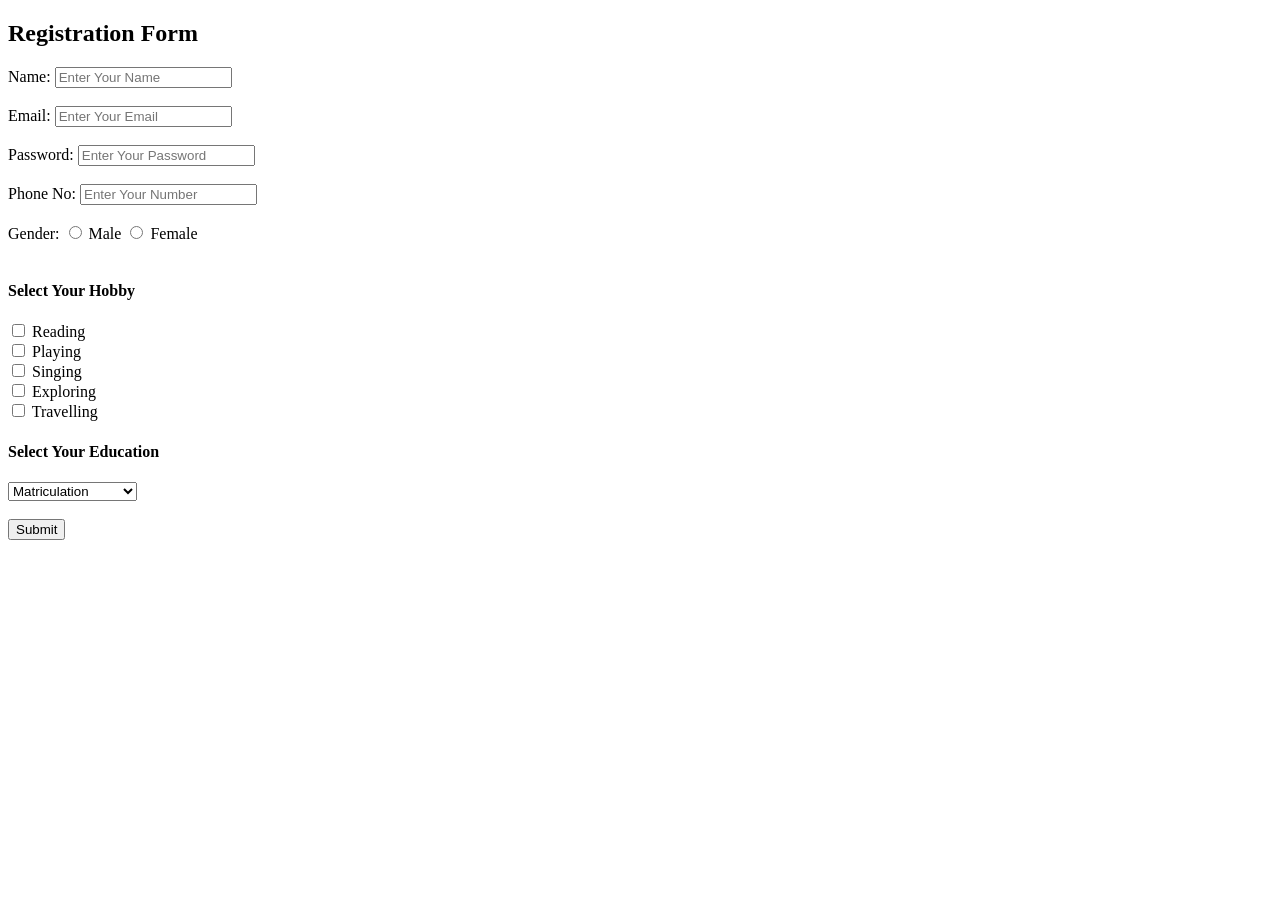
<file: index.html>
<!DOCTYPE html>
<html lang="en">

<head>
    <meta charset="UTF-8">
    <meta name="viewport" content="width=device-width, initial-scale=1.0">
    <title>Registration Form</title>
</head>

<body>
    <form action="" method="post" onsubmit="return validateForm()">
        <h2>Registration Form</h2>
        Name: <input type="text" id="name" placeholder="Enter Your Name" ><br><br>
        Email: <input type="email" id="email" placeholder="Enter Your Email" ><br><br>
        Password:
        <input type="password" id="password" placeholder="Enter Your Password" ><br><br>
        Phone No: <input type="tel" id="number" placeholder="Enter Your Number"><br><br>
        Gender:
        <input type="radio" name="gender" id="male" value="male">
        <label for="male">Male</label>
        <input type="radio" name="gender" id="female" value="female">
        <label for="female">Female</label><br><br>
        <h4>Select Your Hobby</h4><input type="checkbox" name="hobby" id="reading" value="reading">
        <label for="reading">Reading</label><br>
        <input type="checkbox" name="hobby" id="playing" value="playing">
        <label for="playing">Playing</label><br>
        <input type="checkbox" name="hobby" id="singing" value="singing">
        <label for="singing">Singing</label><br>
        <input type="checkbox" name="hobby" id="exploring" value="exploring">
        <label for="exploring">Exploring</label><br>
        <input type="checkbox" name="hobby" id="travelling" value="travelling">
        <label for="travelling">Travelling</label><br>

        <h4>Select Your Education</h4>
        <select name="qualification">
            <option value="Matriculation">Matriculation</option>
            <option value="Higher Secondary">Higher Secondary</option>
            <option value="Graduate">Graduate</option>
            <option value="Post Graduate">Post Graduate</option>
            <option value="Doctorate">Doctorate</option>
        </select><br><br>
        <button>Submit</button>
    </form>
    <script>
        function validateForm() {
            let name = document.getElementById("name").value;
            let email = document.getElementById("email").value;
            let password = document.getElementById("password").value;
            let number = document.getElementById("number").value;
            if(name ==""){
                alert("Please Enter Your Name");
                return false;
            }
            if(email ==""){
                alert("Please Enter Your Email");
                return false;
            }
            if(password ==""){
                alert("Please Enter Your Password");
                return false;
            }
            if(number ==""){
                alert("Please Enter Your Number");
                return false;
            }
            if(password.length<8){
                alert("Password Must Be At Least 8 Characters Long");
                return false;
            }
            alert("Form Submitted Successfully");
            return true;
        }
    </script>
</body>

</html>
</file>
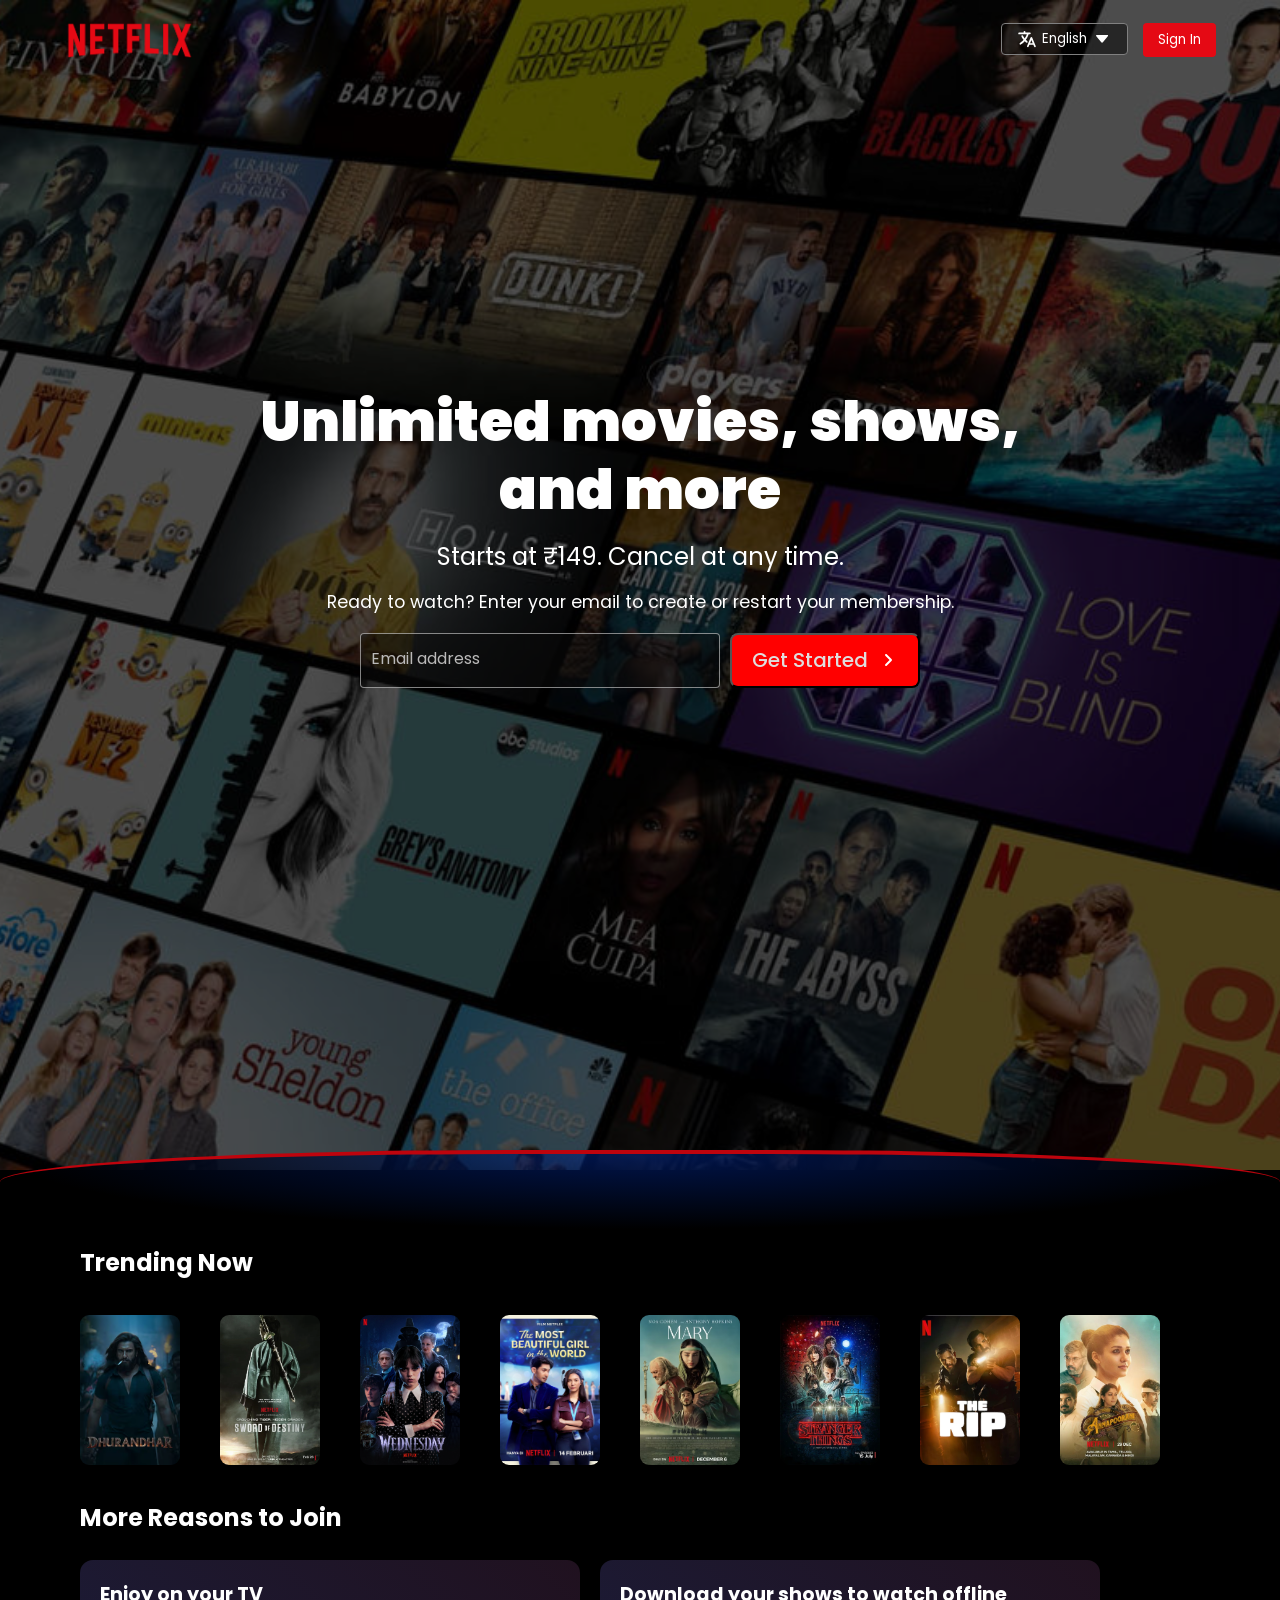
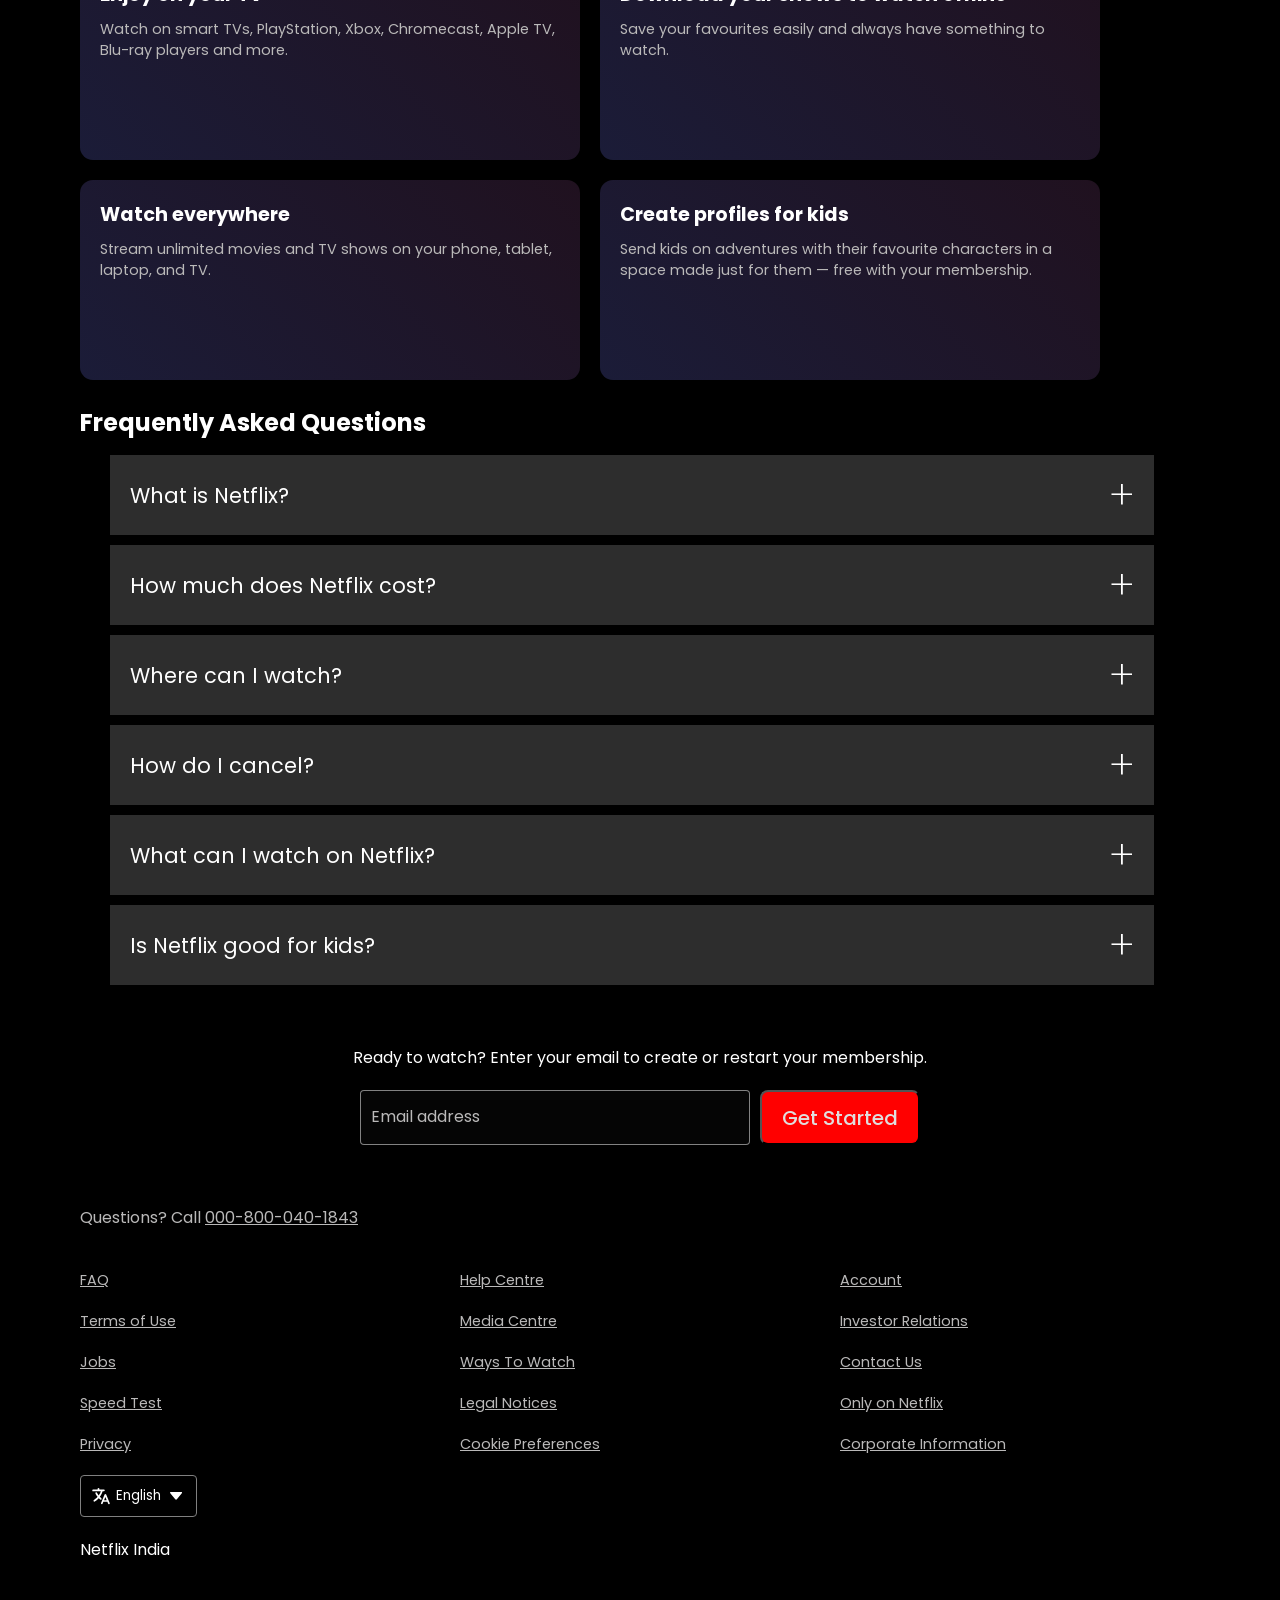
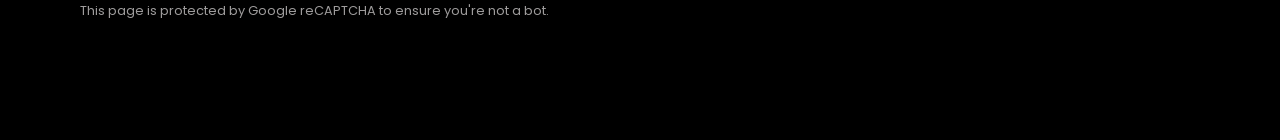
<file: netflix clone/index.html>
<!DOCTYPE html>
<html lang="en">

<head>
    <meta charset="UTF-8">
    <meta name="viewport" content="width=device-width, initial-scale=1.0">
    <title>Netflix </title>
    <link rel="stylesheet" href="style.css">
</head>

<body>
    <div class="main">
        <nav>
            <img src="Logo.png" alt="logo">
            <ul>
                <li><button class="lang"> <img src="langIcon.svg" alt=""> English <img src="dropdown.svg"></button>
                </li>
                <li><button class="signIn">Sign In</button></li>
            </ul>
        </nav>
        <div class="box">
        </div>
        <div class="title">
            <h1 class="titlename">Unlimited movies, shows, and more </h1>
            <p class="label">Starts at ₹149. Cancel at any time.</p>
            <p class="label2">Ready to watch? Enter your email to create or restart your membership.</p>
            <div class="email">
                <input type="email" placeholder="Email address">
                <button>Get Started <img class="arrow" src="arrow.svg"></button>
            </div>
        </div>
    </div>
    <div class="divider"></div>
    <div class="trending">
        <h2>Trending Now</h2>
    </div>
    <div class="movies">
        <div class="card card1"></div>
        <div class="card card2"></div>
        <div class="card card3"></div>
        <div class="card card4"></div>
        <div class="card card5"></div>
        <div class="card card6"></div>
        <div class="card card7"></div>
        <div class="card card8"></div>
        <div class="card card9"></div>
        <div class="card card10"></div>
    </div>

    <div class="reason">
        <h2 class="exHeading">More Reasons to Join</h2>
        <div class="reasonCards">
            <div class="reasonCard">
                <div class="head">Enjoy on your TV</div>
                <div class="content">Watch on smart TVs, PlayStation, Xbox, Chromecast, Apple TV, Blu-ray players and
                    more.</div>

            </div>
            <div class="reasonCard">
                <div class="head">Download your shows to watch offline</div>
                <div class="content">Save your favourites easily and always have something to watch.</div>
            </div>
            <div class="reasonCard">
                <div class="head">Watch everywhere</div>
                <div class="content">Stream unlimited movies and TV shows on your phone, tablet, laptop, and TV.</div>
            </div>
            <div class="reasonCard">
                <div class="head">Create profiles for kids</div>
                <div class="content">Send kids on adventures with their favourite characters in a space made just for
                    them — free with your
                    membership.</div>
            </div>
        </div>
    </div>

    <div class="faq">
        <h2 class="exHeading">Frequently Asked Questions</h2>
        <div class="faqCards">
            <div class="faqCard">
                <div class="head"><span>What is Netflix?</span> <span class="plus">+</span> </div>
                <div class="head"> <span>How much does Netflix cost?</span> <span class="plus">+</span> </div>
                <div class="head"><span>Where can I watch?</span> <span class="plus">+</span> </div>
                <div class="head"><span>How do I cancel?</span> <span class="plus">+</span> </div>
                <div class="head"><span>What can I watch on Netflix?</span> <span class="plus">+</span> </div>
                <div class="head"><span>Is Netflix good for kids?</span> <span class="plus">+</span> </div>

            </div>

            <div class="emailStart">
                <p class="label2">Ready to watch? Enter your email to create or restart your membership.</p>
                <div class="email">
                    <input type="email" placeholder="Email address">
                    <button>Get Started</button>
                </div>
            </div>

            <footer>

                <div class="footer">
                    <p>
                        <span>Questions? Call </span>
                        <span class="number"> <a href="tel:000-800-040-1843">000-800-040-1843</a> </span>
                    </p>
                    <div class="footerLinks">
                        <li><a href="#">FAQ</a></li>
                        <li><a href="#">Help Centre</a></li>
                        <li><a href="#">Account</a></li>
                        <li><a href="#">Terms of Use</a></li>
                        <li><a href="#">Media Centre</a></li>
                        <li><a href="#">Investor Relations</a></li>
                        <li><a href="#">Jobs</a></li>
                        <li><a href="#">Ways To Watch</a></li>
                        <li><a href="#">Contact Us</a></li>
                        <li><a href="#">Speed Test</a></li>
                        <li><a href="#">Legal Notices</a></li>
                        <li><a href="#">Only on Netflix</a></li>
                        <li><a href="#">Privacy</a></li>
                        <li><a href="#">Cookie Preferences</a></li>
                        <li><a href="#">Corporate Information</a></li>
                    </div>

                    <div class="langbtn">
                        <button class="lang"> <img src="langIcon.svg" alt=""> English <img
                                    src="dropdown.svg"></button>
                    </div>
                    <div class="name">
                        Netflix India
                    </div>
                    <div class="disclaimer">
                        <p>This page is protected by Google reCAPTCHA to ensure you're not a bot.</p>
                    </div>
                </div>
            </footer>

</body>

</html>
</file>
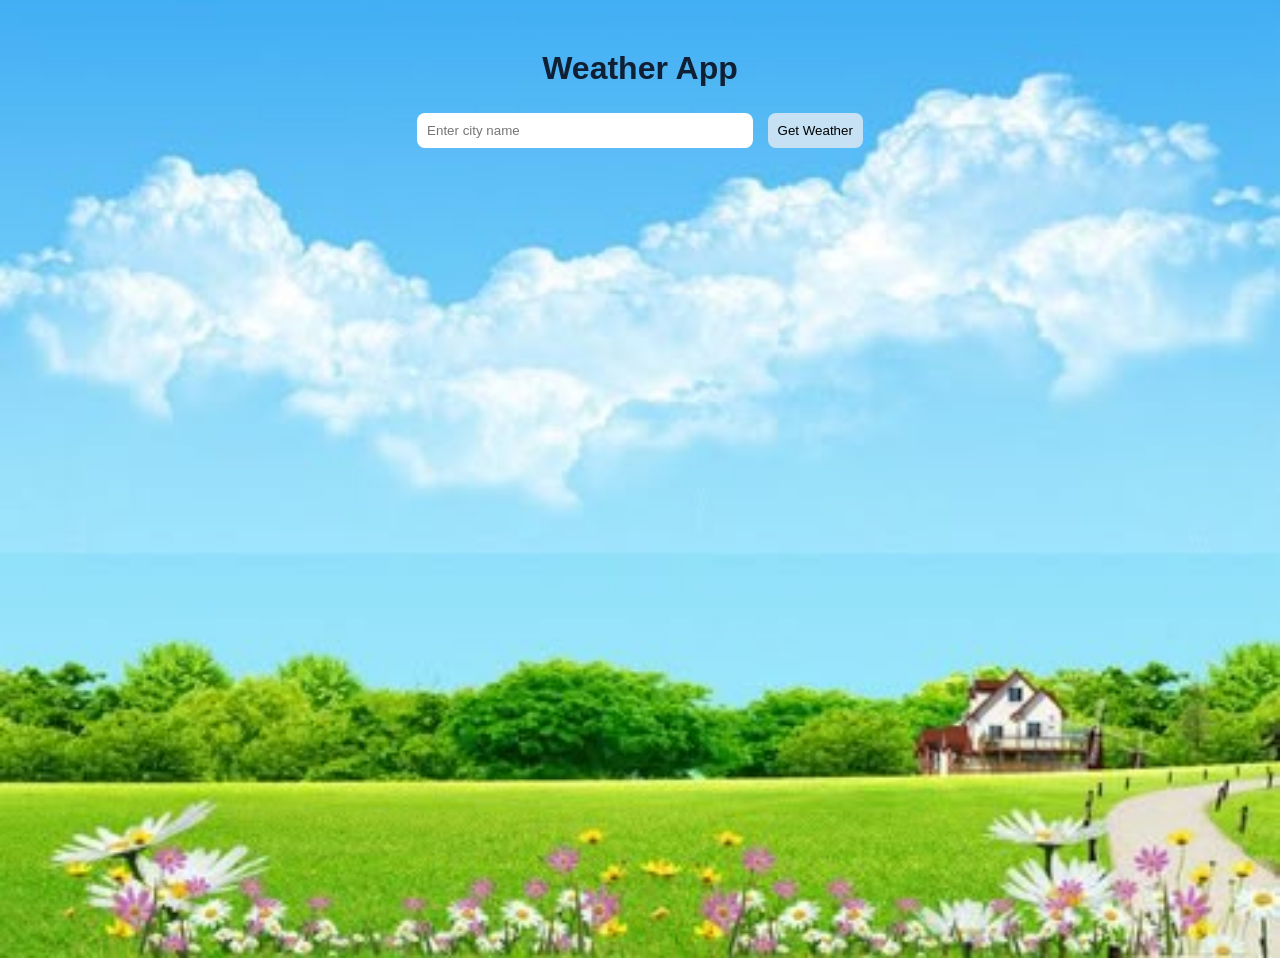
<file: weather/index.html>
<!DOCTYPE html>
<html lang="en">

<head>
    <meta charset="UTF-8">
    <meta name="viewport" content="width=device-width, initial-scale=1.0">
    <title>Weather App</title>
    <style>
        body {
            font-family: Arial;
            text-align: center;
            margin-top: 50px;
            background-image: url("bg.jpg");
            background-size: cover;
            background-position: bottom;
            background-repeat: no-repeat;
            height: 100vh;
        }

        .app {
            color: rgb(15, 31, 52);
            font-family: 'Segoe UI', Tahoma, Geneva, Verdana, sans-serif;
        }

        input {
            width: 25%;
        }

        button {
            cursor: pointer;
            background-color: rgb(197, 225, 243);

        }

        button:hover {
            background-color: rgb(173, 207, 233);
        }

        input,
        button {
            padding: 10px;
            margin: 5px;
            border-radius: 8px;
            border: none;
        }

        #container {
            margin-top: 20px;
            font-size: 18px;
        }

        .search {
            box-sizing: border-box;
        }
    </style>
</head>

<body>

    <div class="app">
        <h1>Weather App</h1>
        <div class="search">
            <input id="city" type="text" placeholder="Enter city name">
            <button id="btn">Get Weather</button>
        </div>

        <div id="container"></div>
    </div>
    <script>

        let cityInput = document.getElementById("city");
        let btn = document.getElementById("btn");
        let container = document.getElementById("container");

        const apiKey = "YOUR_API_KEY";
        

        btn.addEventListener("click", () => {
            let city = cityInput.value;

            container.innerHTML = "Loading...";

            fetch(`https://api.openweathermap.org/data/2.5/weather?q=${city}&appid=${apiKey}&units=metric`)
                .then(res => res.json())
                .then(data => {
                    console.log(data);
                })
                .catch(() => {
                    container.innerHTML = "Error fetching data";
                });
        });
    </script>
</body>

</html>
</file>
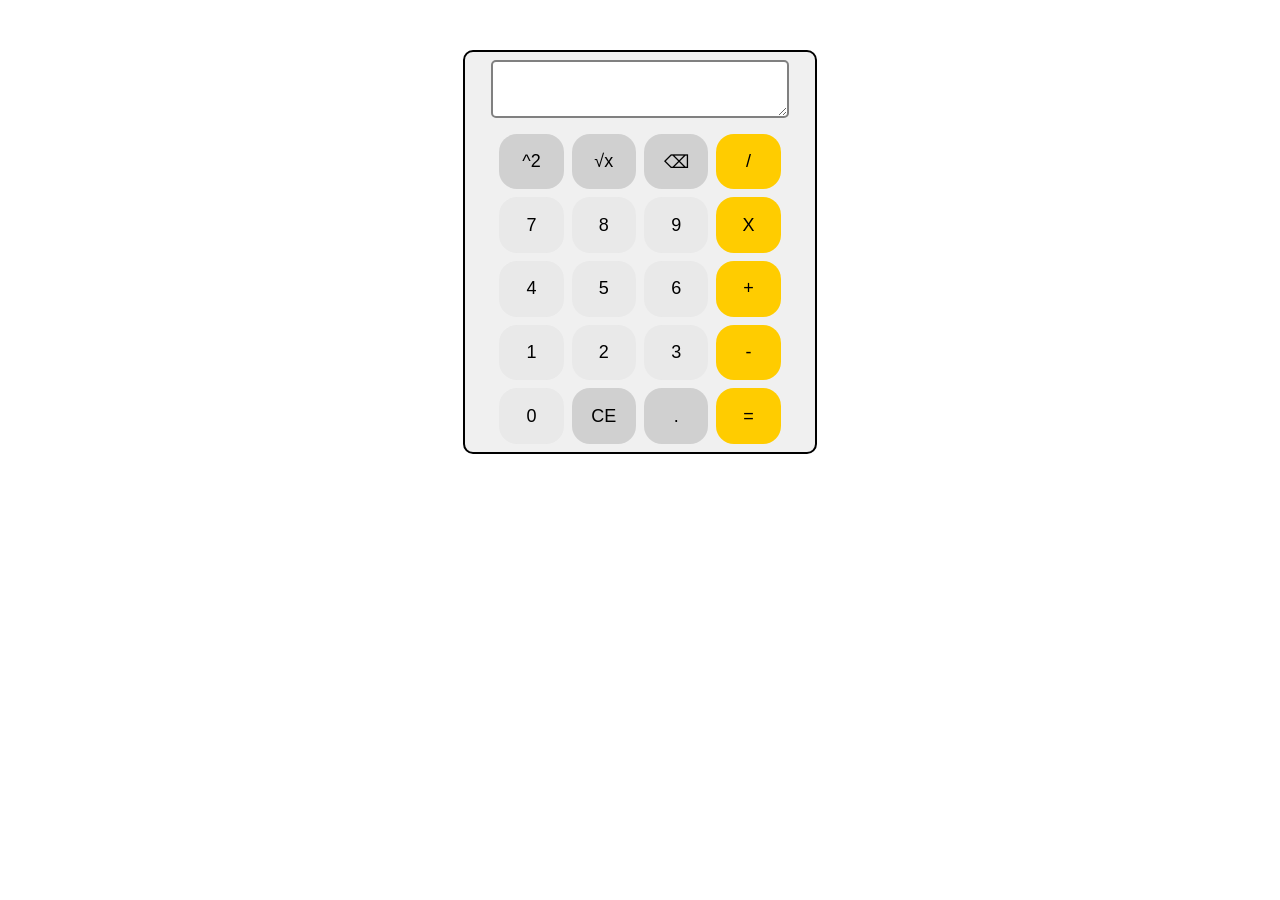
<file: calculator.html>
<!DOCTYPE html>
<html lang="en">

<head>
    <meta charset="UTF-8">
    <meta name="viewport" content="width=device-width, initial-scale=1.0">
    <title>Calculator</title>
    <style>
        body{
            font-family: Arial, sans-serif;
            
        }
        #screen{
            box-sizing: border-box;
            width: 85%;
            height: 60PX;
            margin: 8px;
            border: gray solid 2px;
            border-radius: 5px;
            font-size: 25px;
            text-align: right;
        }
        .container {
            width: 350px;
            height: 400px;
            background-color: #f0f0f0;
            margin: 50px auto;
            border: 2px solid;
            border-radius: 10px;
            display: flex;
            flex-direction: column;
            justify-content: center;
            align-items: center;
        }

        .calculator {
            width: 85%;
            height: 85%;
            box-sizing: border-box;

            display: grid;
            grid-template-columns: repeat(4, 1fr);
            grid-template-rows: repeat(5, 1fr);
            gap: 8px;
            padding: 8px;
        }

        .btn {
            width: 100%;
            height: 100%;
            font-size: 18px;
            border-radius: 18px;
            border: none;
            cursor: pointer;
        }
        .arithmetic{
            background-color: #ffcc00;
        }
        .other{
            background-color: #d0d0d0;
        }
        .number{
            background-color: #e9e9e9;
        }
        .btn:hover {
            opacity: 0.6;
        }
    </style>
</head>

<body>
    <div class="container">
        <textarea id="screen"></textarea>
        <div class="calculator">
            <button class="btn other">^2</button>
            <button class="btn other">√x</button>
            <button class="btn other">⌫</button>
            <button class="btn arithmetic">/</button>
            <button class="btn number">7</button>
            <button class="btn number">8</button>
            <button class="btn number">9</button>
            <button class="btn arithmetic">X</button>
            <button class="btn number">4</button>
            <button class="btn number">5</button>
            <button class="btn number">6</button>
            <button class="btn arithmetic">+</button>
            <button class="btn number">1</button>
            <button class="btn number">2</button>
            <button class="btn number">3</button>
            <button class="btn arithmetic">-</button>
            <button class="btn number">0</button>
            <button class="btn other">CE</button>
            <button class="btn other">.</button>
            <button class="btn arithmetic">=</button>
        </div>
    </div>
<script>
    // Calculator functionality would go here
    let screen = document.getElementById('screen');
    let buttons = document.querySelectorAll('.btn');
    buttons.forEach(button => {
        button.addEventListener('click', () => {
            let value = button.textContent;
            if (value === 'CE') {
                screen.value = '';
            } else if (value === '⌫') {
                screen.value = screen.value.slice(0, -1);
            } else if (value === '=') {
                try {
                    // Replace 'X' with '*' for multiplication
                    let expression = screen.value.replace(/X/g, '*');
                    screen.value = eval(expression);
                } catch (e) {
                    screen.value = 'Error';
                }
            } else if (value === '^2') {
                try {
                    let num = parseFloat(screen.value);
                    screen.value = num * num;
                } catch (e) {
                    screen.value = 'Error';
                }
            } else if (value === '√x') {
                try {
                    let num = parseFloat(screen.value);
                    screen.value = Math.sqrt(num);
                } catch (e) {
                    screen.value = 'Error';
                }
            } else {
                screen.value += value;
            }
        });
    });

</script>
</body>

</html>
</file>
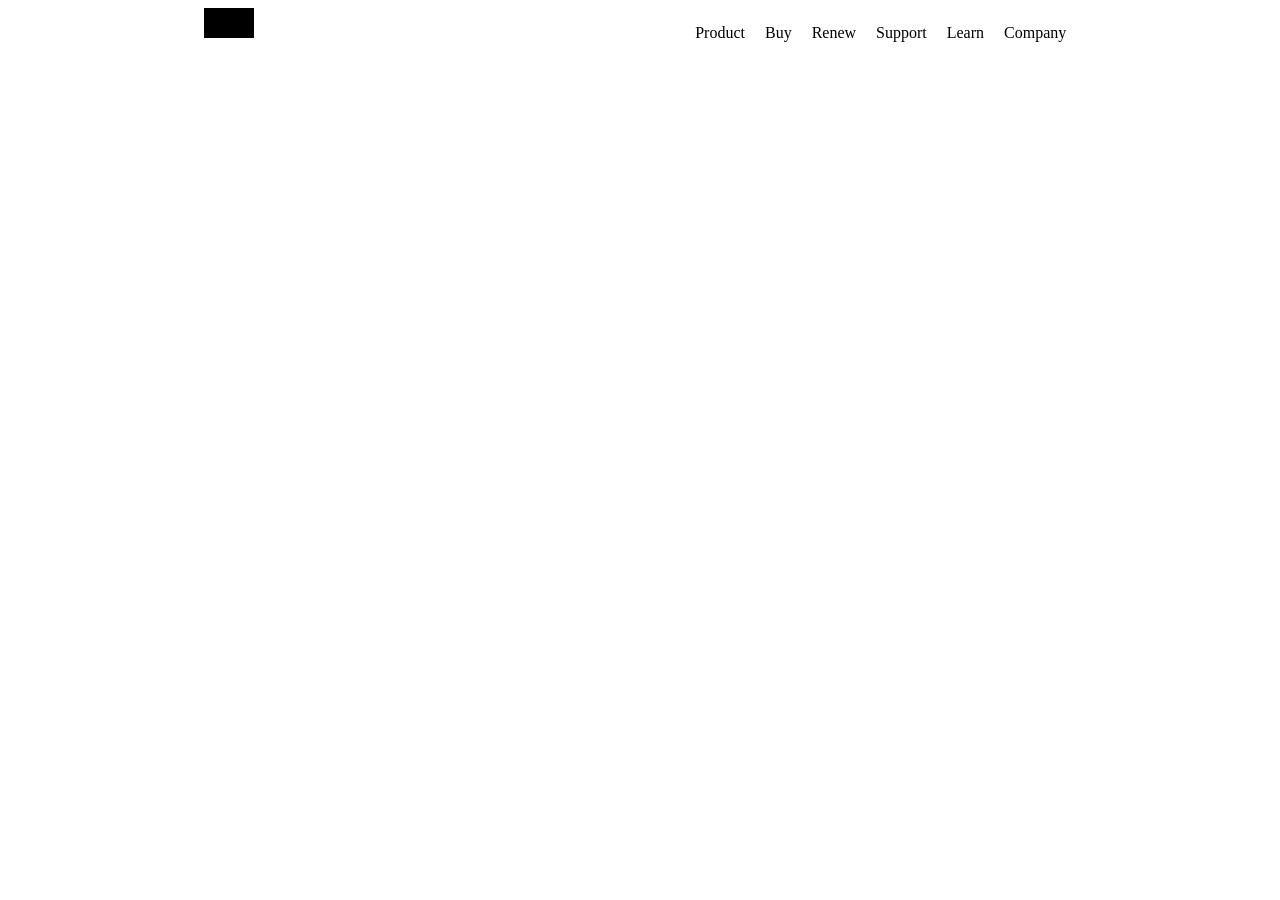
<file: navbar.html>
<!DOCTYPE html>
<html lang="en">
<head>
    <meta charset="UTF-8">
    <meta name="viewport" content="width=device-width, initial-scale=1.0">
    <title>Nav Bar</title>
    <style>
        .logo{
            height: 30px;
            width: 50px;
            background-color: black;
        }
        nav{
            display: flex;
            justify-content: space-around;
        }
        .right ul{
            display: flex;
        }
        .right ul li{
            list-style: none;
            margin: 0 10px;
        }
    </style>
</head>
<body>
    <header>
        <nav>
            <div class="logo"></div>
            <div class="right">
                <ul>
                    <li>Product</li>
                    <li>Buy</li>
                    <li>Renew</li>
                    <li>Support</li>
                    <li>Learn</li>
                    <li>Company</li>
                </ul>
            </div>
        </nav>
    </header>
</body>
</html>
</file>
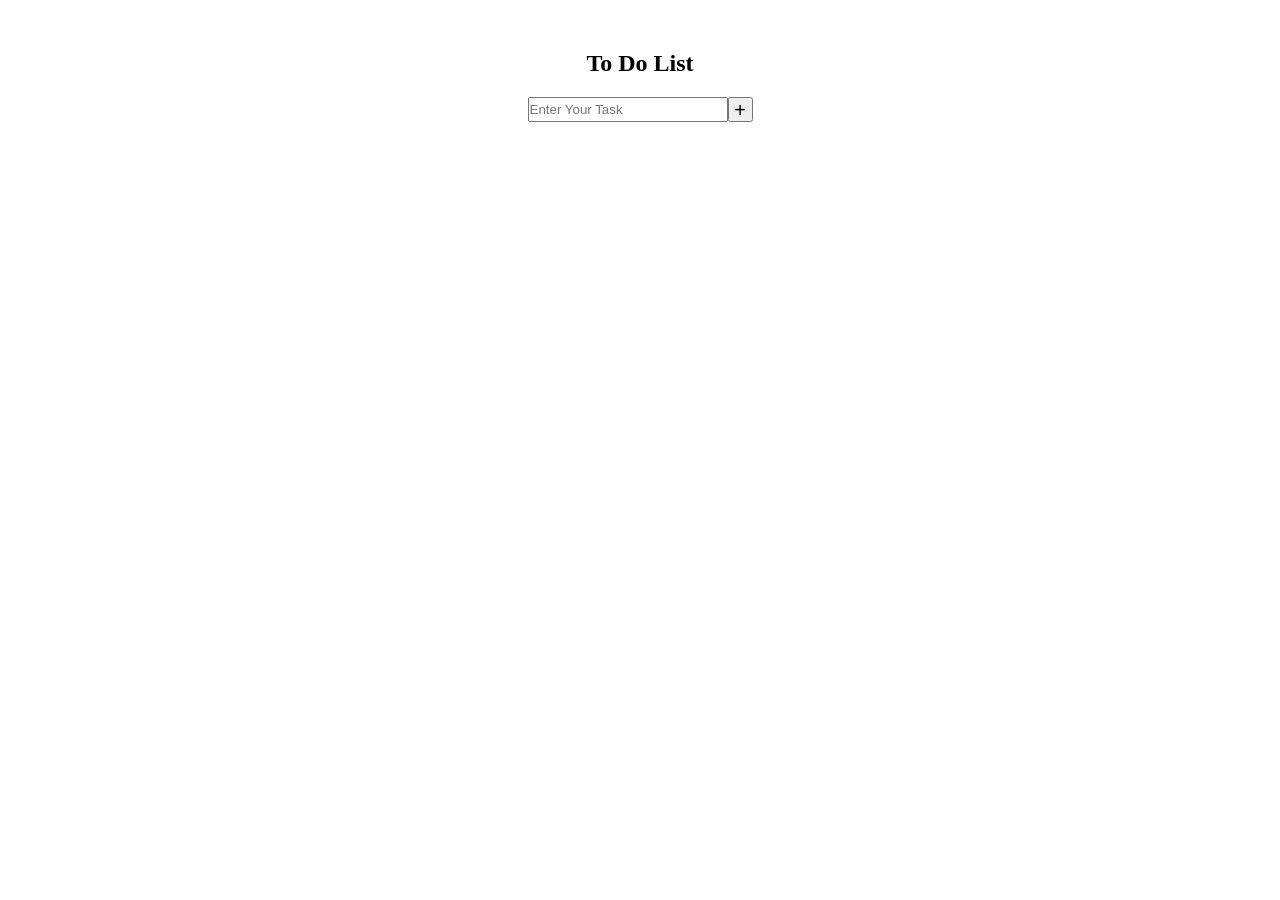
<file: toDoList.html>
<!DOCTYPE html>
<html lang="en">

<head>
    <meta charset="UTF-8">
    <meta name="viewport" content="width=device-width, initial-scale=1.0">
    <title>To Do List</title>
</head>
<style>
    body{
        text-align: center;
        margin: 50px;
    }
    #task{
        height: 25px;
        width: 200px;
    }
    #addbtn{
        height: 25px;
        width: 25px;
        font-size: 20px;
    }
    #task , #addbtn{
        box-sizing: border-box;
        padding: 0;
        vertical-align: middle;
    }
    #taskList{
        text-align: left;
        margin: 0 auto;
        width: 300px;
    }
</style>
<body>
    <div class="container">
        <h2>To Do List</h2>
        <input type="text" id="task" placeholder="Enter Your Task"><button id="addbtn">+</button><br><br>
        <div id="taskList"></div>
    </div>
</body>
<script>
    let task = document.getElementById("task");
    let addbtn = document.getElementById("addbtn");
    let taskList = document.getElementById("taskList");

    let tasks = () => {
    let taskValue = task.value;

    let newTask = document.createElement("div");

    let checkbox = document.createElement("input");
    checkbox.type = "checkbox";

    newTask.appendChild(checkbox);   
    newTask.append(" " + taskValue); 

    taskList.appendChild(newTask);

    task.value = "";
}

    addbtn.addEventListener("click", tasks);
</script>
</html>
</file>
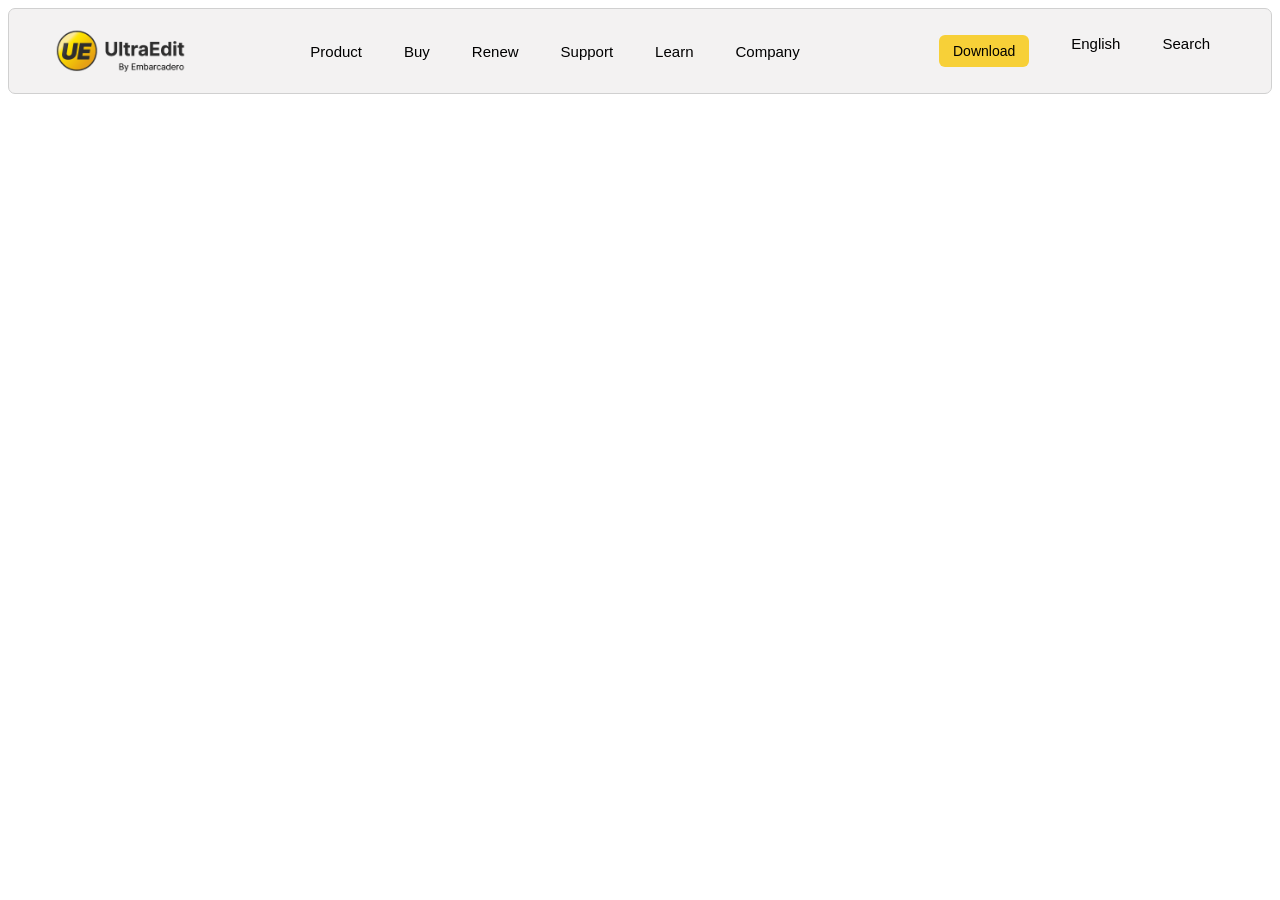
<file: navbar/navbar.html>
<!DOCTYPE html>
<html lang="en">

<head>
    <meta charset="UTF-8">
    <meta name="viewport" content="width=device-width, initial-scale=1.0">
    <title>Nav Bar</title>
    <style>
        .logo img {
            height: 56px;
            width: auto;
        }

        nav {
            display: flex;
            align-items: center;
            justify-content: space-between;
            padding: 0 40px;
            font-size: 15px;
            font-family: Verdana, Geneva, Tahoma, sans-serif;
            background-color: rgb(243, 242, 242);
            border: rgb(208, 208, 208) solid 1px;
            border-radius: 7px;
        }

        .left ul,
        .right ul {
            display: flex;
        }

        .left ul li,
        .right ul li {
            list-style: none;
            margin: 0 10px;
            cursor: pointer;
            padding: 11px;
        }
        .left ul li:hover,
        .right ul li:hover{
            background-color: rgb(234, 230, 230);
            padding: 11px;
            border-radius: 4px;
        }

        nav button {
            background-color: #f7d038;
            border-radius: 6px;
            height: 32px;
            border: none;
            padding: 0 14px;
            cursor: pointer;
            font-size: 14px;
            display: flex;
            align-items: center;
        }
    </style>
</head>

<body>
    <header>
        <nav>
            <div class="logo"><img src="logo.png" alt="Logo"></div>
            <div class="left">
                <ul>
                    <li>Product </li>
                    <li>Buy</li>
                    <li>Renew</li>
                    <li>Support</li>
                    <li>Learn</li>
                    <li>Company</li>
                </ul>
            </div>
            <div class="right">
                <ul>
                    <li><button>Download</button></li>
                    <li>English</li>
                    <li>Search</li>
                </ul>
            </div>
        </nav>
    </header>
</body>

</html>
</file>
<file: netflix clone/style.css>
@import url('https://fonts.googleapis.com/css2?family=Baloo+Bhai+2:wght@400..800&family=Poppins:ital,wght@0,100;0,200;0,300;0,400;0,500;0,600;0,700;0,800;0,900;1,100;1,200;1,300;1,400;1,500;1,600;1,700;1,800;1,900&display=swap');
*{
    font-family: 'Poppins', sans-serif;
    margin: 0;
    padding: 0;
    box-sizing: border-box;
}
body{
    background-color: black;
    color: white;
    overflow-x: hidden;

}
@media (max-width: 768px){
    .titlename{
        max-width: 90%;
        font-size: 2rem;
    }
    .title{
        padding: 0 20px;
        text-align: center;
    }
    nav{
        flex-direction: column;
        gap: 20px;
    }

    
    .email{
        flex-direction: column;
        padding: 0 20px;
        width: 100%;
        align-items: center ;
    }

    .email input{
        width: 100%;
        padding: 18px 10px;
        font-size: 16px;
        height: auto;
    }
    .email button{
        height: 45px;
        font-size: 16px;
        justify-content: center;
        width: auto;
    }
    .reasonCards{
        margin: 0 10px;
    }

    .reasonCard{
        width:100%;
        margin:10px 0;
    }
    .footerLinks{
        grid-template-columns: 1fr;
        margin:20px;
    }
}
.main{
    background-image: url(bg.jpg);
    height: 130vh;
    background-size: cover;
    /* background-repeat: no-repeat; */
    background-position: center ;
    position: relative;
}
.main .box{
    height: 130vh;
    width: 100%;
    background-color: rgba(0, 0, 0, 0.6);
    z-index: 1;
    position: absolute;
    top: 0;
}
.main ul{
    list-style: none;
}
nav{
    display: flex;
    justify-content: space-between;
    align-items: center;
    padding: 20px 5%;
    position: relative;
    z-index: 10;
    
} 

nav img{
    height: 40px;
}
nav ul{
    display: flex;
    gap: 15px;
    list-style: none;
    /* align-items: center; */
}
nav button , .email button{
    cursor: pointer;
    transition: 0.3s;
    /* padding: 10px 15px;
    border-radius: 7px;
    border: none;
    font-weight: bold; */
}
.lang{
    background-color:rgba(0,0,0,0.5);
    border:  1px solid gray;
    color: white;
    padding: 5px 15px;
    align-items: center;
    border-radius: 4px;
    gap: 5px;
    display: flex;
}
.lang img{
    height: 20px;
    filter:invert(1);
}
.signIn{
    background-color: #e50914;
    color: white;
    padding: 7px 15px;
    border: none;
    border-radius: 4px; 
    font-weight: 400;
}

.title{
    position: relative;
    display: flex;
    flex-direction: column;
    justify-content: center;
    align-items: center;
    height: 80%;
    padding: 0 20px;
    z-index: 10;
    text-align: center;
    line-height: 1.2;
}
.titlename{
    font-size: clamp(2rem, 5vw, 3.5rem);
    max-width: 800px;
    /* text-align: center; */
    font-weight: 900;
}
.title .label{
    font-size: 1.5rem;
    margin-top: 20px;
}
.title .label2{
    font-size: 1.1rem;
    margin-top: 20px;
}
.email{
    display: flex;
    padding: 20px;
    gap: 10px;
    max-width: 600px;
    width: 100%;
}

.email input{
    min-width: 0;
    flex: 2;
    background-color: rgba(11, 11, 11, 0.5);
    color: white;
    border: 1px solid rgba(255,255,255,0.5);
    border-radius: 4px;
}
.email input::placeholder{
    color: rgb(186, 185, 185);
    padding-left: 10px;
    font-size: 16px;
}
.startbtn{
    display: flex;
    align-items: center;
}
.email img{
    filter: invert(1);
}

.email button{
    background-color: red;
    color: rgb(224, 222, 222);
    padding: 0 20px;
    border-radius: 8px;
    /* width: 18vw; */
    display: flex;
    justify-content: space-between;
    align-items: center;
    gap: 10px;
    height: 55px;
    font-size: 20px;
    font-weight: 500;
}
.arrow{
    height: 20px;
    width: 20px;
    filter: invert(1);
}
.divider{
    position: relative;
    z-index: 2;
    margin-top: -20px;
    width: 100%;
    height: 80px;
    border-top: 4px solid #be040d;
    border-radius: 40% 40% 0 0;
    background: radial-gradient(
        ellipse at center top,
        rgba(0, 40, 150, 0.5),
        black 70%
    );
}
.movies{
    margin: 0 80px;
    display: flex;
    overflow-x: auto;
    overflow-y: hidden;
    scroll-behavior: smooth;
    scroll-snap-type: x mandatory;
}
.trending h2{
    color: white;
    margin: 15px 80px;
}

.card{
    flex-shrink: 0;
    padding: 20px;
    height: 150px;
    width: 100px;
    scroll-snap-align: start;
    margin: 20px;
    border-radius: 9px;
    background-size: cover;
}
.movies::-webkit-scrollbar{
    display: none;
}
.card1{
    background-image: url(movies/movie1.png);
    background-position: center center;
}
.card2{
    background-image: url(movies/movie2.webp);
    background-position: center center; 
}
.card3{
    background-image: url(movies/movie3.webp);
    background-position: center center;
}
.card4{
    background-image: url(movies/movie4.jpg);
    background-position: center center;
}
.card5{
    background-image: url(movies/movie5.png);
    background-position: center center;
}
.card6{
    background-image: url(movies/movie6.webp);
    background-position: center center;
}
.card7{
    background-image: url(movies/movie7.avif);
    background-position: center center;
}
.card8{
    background-image: url(movies/movie8.avif);
    background-position: center center;
}
.card9{
    background-image: url(movies/movie9.jpg);
    background-position: center center;
}
.card10{
    background-image: url(movies/movie10.jpg);
    background-position: center center;
}
.exHeading{
    
    color: white;
    margin: 15px 80px;
}
.reasonCards{
    display: flex;
    flex-wrap: wrap;
    margin: 0 70px;
}
.reasonCard{
    box-sizing: border-box;
    padding: 20px;
    background: linear-gradient(45deg, #1B1C38,#20111F);
    border-radius: 13px;
    color:white;
    width: 500px;
    height: 200px;
    margin: 10px;
}
.reasonCard .head{
    font-size: 1.2em;
    font-weight: bold;
}
.reasonCard .content{
    color: rgb(186, 185, 185);
    font-size: 0.9rem;
    margin-top: 10px;
}
.faqCard{
    margin: 0 60px;
}
.faqCard .head{
    width: 90%;
    height: 80px;
    background-color: #2d2d2d;
    margin: 10px 50px;
    color: white;
    display: flex;
    align-items: center;
    font-size: 1.3em;
    padding: 0 20px;
    justify-content: space-between;
}

.faqCard .head .plus{
    font-size: 40px;
    font-weight: 200;
}
.faqCard .head:hover{
    cursor: pointer;
    background-color: #3d3d3d;
}

.emailStart{
    margin-top: 60px;
    display: flex;
    flex-direction: column;
    align-items: center;
}
.emailStart .label2{
    color: white;
    font-size: 1em;
}
footer p{
    margin: 40px 80px;
}
footer span{
    color: rgb(186, 185, 185);
    font-size: 1em;
}
footer span a{
    color: rgb(186, 185, 185);
}
.footerLinks{
    display: grid;
    grid-template-columns: repeat(3,1fr);
    gap: 20px;
    margin: 20px 80px;
}
.footerLinks li{
    list-style: none;
    font-size: 0.9em;
}

.footerLinks li a{
    color: rgb(186, 185, 185);
}

.langbtn{
    margin: 20px 80px;
}
.langbtn button{
    padding: 10px;
    border-radius: 4px;

}
.name{
    margin: 20px 80px;
    color: white;
}

.disclaimer{
    color: rgb(158, 156, 156);
    font-size: 0.8em;
    margin-bottom: 120px;
}
</file>
